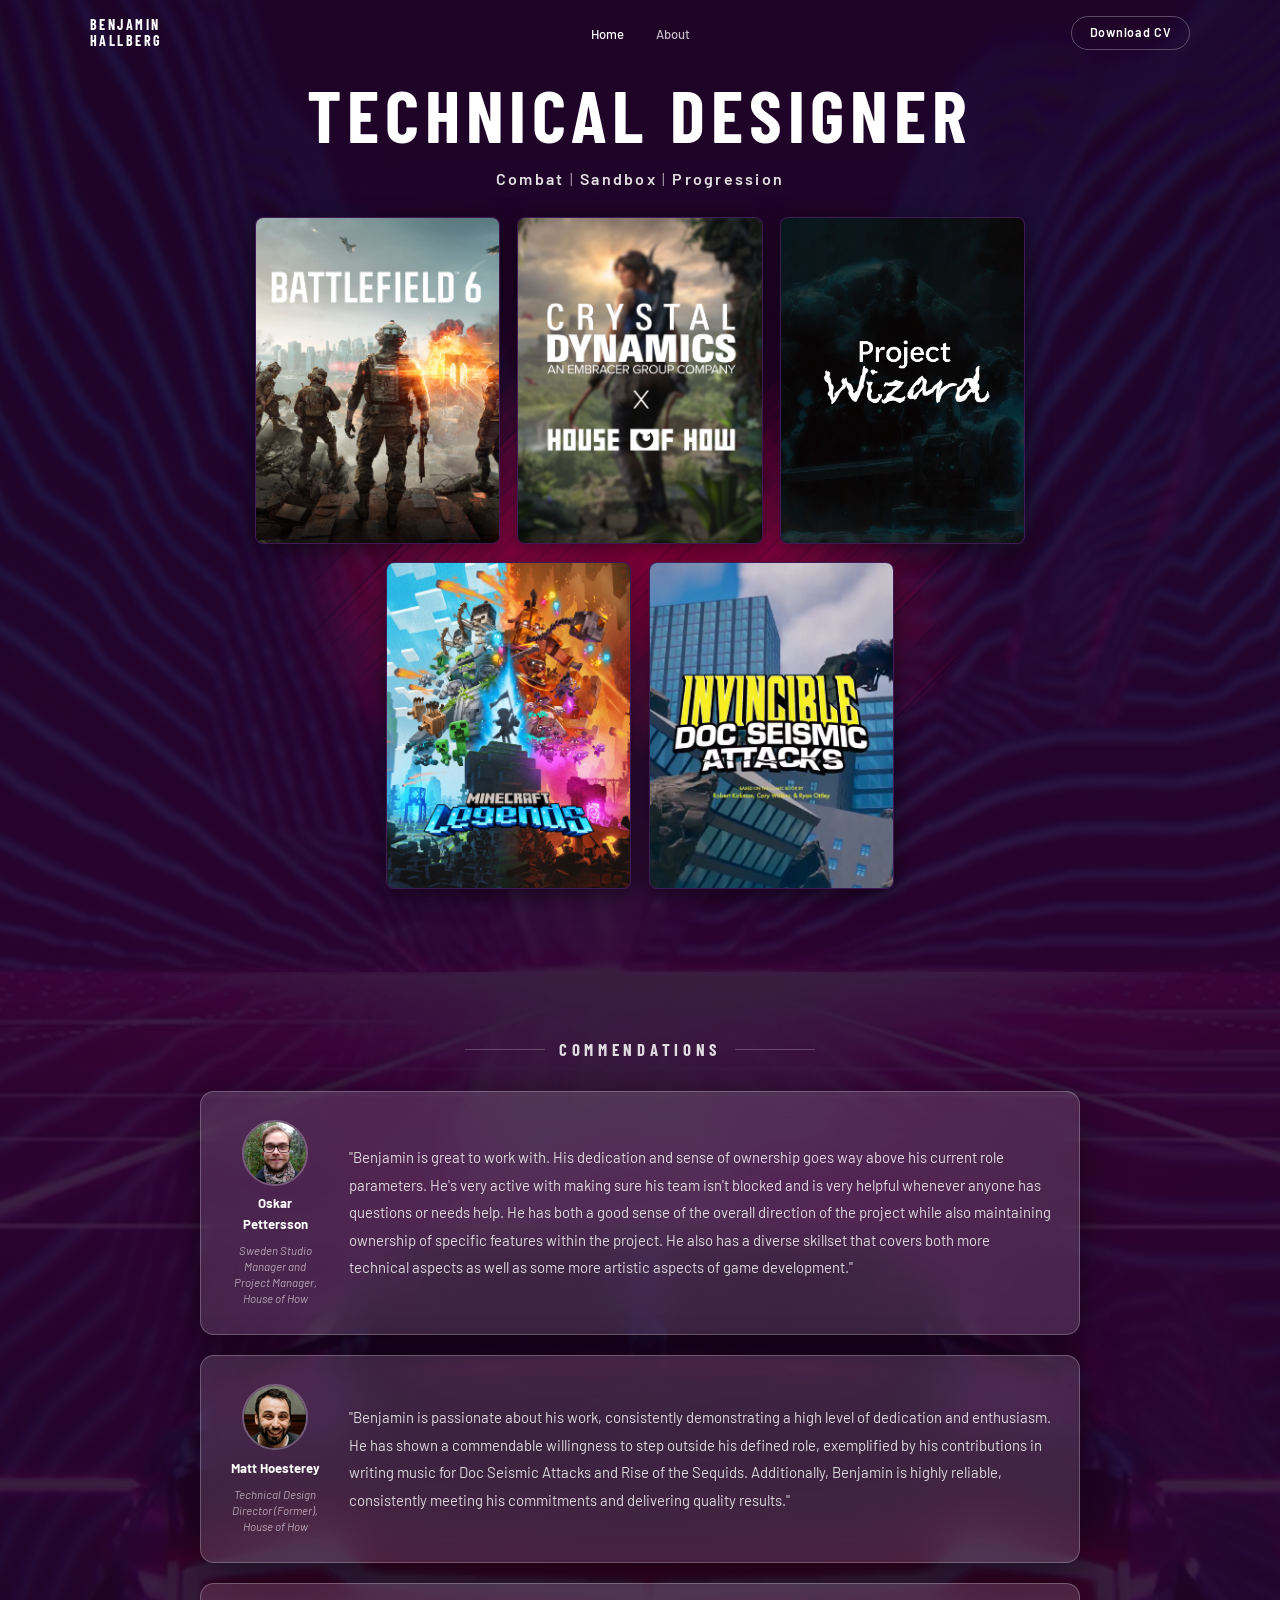
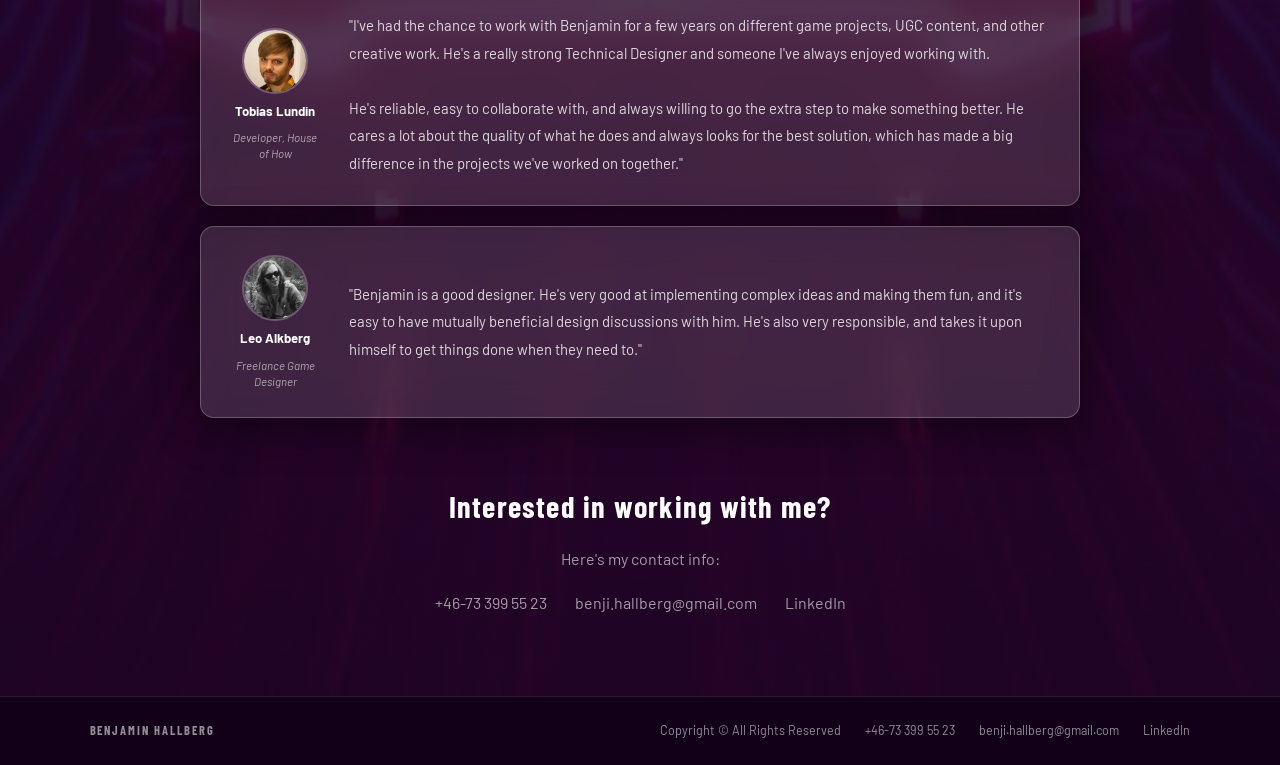
<file: index.html>
<!DOCTYPE html>
<html lang="en">
<head>
  <meta charset="UTF-8" />
  <meta name="viewport" content="width=device-width, initial-scale=1.0" />
  <title>Benjamin Hallberg - Technical Designer</title>
  <link rel="preconnect" href="https://fonts.googleapis.com">
  <link rel="preconnect" href="https://fonts.gstatic.com" crossorigin>
  <link href="https://fonts.googleapis.com/css2?family=Barlow:ital,wght@0,300;0,400;0,500;0,600;0,700;1,400&family=Barlow+Condensed:wght@400;500;600;700&display=swap" rel="stylesheet">
  <link rel="stylesheet" href="css/style.css" />
</head>
<body class="home-bg">

  <div class="top-half-wrapper">

  <!-- ─── NAVIGATION ──────────────────────────────────────────── -->
  <nav class="navbar" id="navbar">
    <a class="nav-logo" href="index.html">
      <span>Benjamin</span>
      <span>Hallberg</span>
    </a>
    <ul class="nav-links">
      <li><a href="index.html"       class="nav-link active">Home</a></li>
      <li><a href="pages/about.html" class="nav-link">About</a></li>
    </ul>
    <a href="assets/BenjaminHallbergTechnicalDesigner_CV.pdf"
       class="nav-cv" target="_blank" rel="noopener noreferrer">Download CV</a>
  </nav>

  <!-- ─── HERO ────────────────────────────────────────────────── -->
  <section class="hero-section">
    <div class="hero-inner">
      <h1 class="hero-title">Technical Designer</h1>
      <p class="hero-subtitle">
        <strong>Combat</strong> | <strong>Sandbox</strong> | <strong>Progression</strong>
      </p>
    </div>
  </section>

  <!-- ─── PROJECTS SECTION ────────────────────────────────────── -->
  <section class="projects-section">

    <div class="project-grid-wrapper">

      <!-- Row 1: Three image cards -->
      <div class="project-grid-row project-grid-row--3">

        <a href="#" class="project-card reveal" data-description="I worked on many of the experiences featured in the below trailer." data-trailer="https://youtu.be/EnWqvWWV1dc">
          <img class="card-cover" src="assets/images/Battlefield_6_png.png" alt="Battlefield 6">
          <div class="card-overlay">
            <p class="card-company"><em>Ripple Effect/EA &amp; House of How</em></p>
            <h3 class="card-title">Battlefield 6</h3>
            <p class="card-roles">Level Design<br>Technical Design</p>
            <p class="card-tag">Battlefield 6 Portal</p>
          </div>
        </a>

        <a href="#" class="project-card reveal reveal-d1" data-description="I wrote design and animation specs and worked on combat and animation implementation.">
          <img class="card-cover" src="assets/images/CDxHoHAlt_png.png" alt="Crystal Dynamics × House of How">
          <div class="card-overlay">
            <p class="card-company"><em>Crystal Dynamics &amp; House of How</em></p>
            <h3 class="card-title">Unannounced<br>AAA Project</h3>
            <p class="card-roles">Combat Design<br>Technical Design</p>
            <div class="card-engine">
              <img src="assets/images/unreal.png" alt="Unreal Engine">
            </div>
          </div>
        </a>

        <a href="#" class="project-card reveal reveal-d2" data-description="I led combat design on a large team, working iteratively and with effective task tracking.">
          <img class="card-cover" src="assets/images/wizard_png.png" alt="Project Wizard">
          <div class="card-overlay">
            <p class="card-company"><em>House of How</em></p>
            <h3 class="card-title">Project Wizard</h3>
            <p class="card-roles">Combat Lead<br>Technical Design</p>
            <div class="card-engine">
              <img src="assets/images/unreal.png" alt="Unreal Engine">
            </div>
          </div>
        </a>

      </div>

      <!-- Row 2: Two image cards -->
      <div class="project-grid-row project-grid-row--2">

        <a href="#" class="project-card reveal" data-description="I worked on 3 DLCs - Ichorous Grove, Endless Hordes &amp; Magic Carpet." data-trailer="https://youtu.be/Bpt6ALcrWJs">
          <img class="card-cover" src="assets/images/MinecraftLegends.png" alt="Minecraft Legends">
          <div class="card-overlay">
            <p class="card-company"><em>Mojang &amp; House of How</em></p>
            <h3 class="card-title">Minecraft Legends<br>DLC</h3>
            <p class="card-roles">Technical Design</p>
            <p class="card-tag">In-house engine</p>
          </div>
        </a>

        <a href="#" class="project-card reveal reveal-d1" data-description="I led a large team, working iteratively in accordance with client needs and with effective task tracking." data-trailer="https://youtu.be/Q-aXSqCxKfU">
          <img class="card-cover" src="assets/images/invincible.png" alt="Invincible: Doc Seismic Attacks">
          <div class="card-overlay">
            <p class="card-company"><em>Skybound Games &amp; House of How</em></p>
            <h3 class="card-title">Invincible: Doc<br>Seismic Attacks</h3>
            <p class="card-roles">Sweden Lead<br>Technical Design</p>
            <p class="card-tag">UEFN</p>
          </div>
        </a>

      </div>

    </div>

  </section>

  </div><!-- /.top-half-wrapper -->

  <!-- ─── COMMENDATIONS ────────────────────────────────────────── -->
  <section class="commendations-section">
    <div class="commendations-inner">

      <div class="section-divider">
        <span class="section-divider__line"></span>
        <span class="section-divider__label">Commendations</span>
        <span class="section-divider__line"></span>
      </div>

      <article class="commendation-item reveal">
        <div class="commendation-aside">
          <div class="commendation-avatar"><img src="assets/images/oskar.jpg" alt="Oskar Pettersson"></div>
          <p class="commendation-name">Oskar Pettersson</p>
          <p class="commendation-role"><em>Sweden Studio Manager and Project Manager, House of How</em></p>
        </div>
        <p class="commendation-quote">"Benjamin is great to work with. His dedication and sense of ownership goes way above his current role parameters. He's very active with making sure his team isn't blocked and is very helpful whenever anyone has questions or needs help. He has both a good sense of the overall direction of the project while also maintaining ownership of specific features within the project. He also has a diverse skillset that covers both more technical aspects as well as some more artistic aspects of game development."</p>
      </article>

      <article class="commendation-item reveal reveal-d1">
        <div class="commendation-aside">
          <div class="commendation-avatar"><img src="assets/images/matt.jpg" alt="Matt Hoesterey"></div>
          <p class="commendation-name">Matt Hoesterey</p>
          <p class="commendation-role"><em>Technical Design Director (Former), House of How</em></p>
        </div>
        <p class="commendation-quote">"Benjamin is passionate about his work, consistently demonstrating a high level of dedication and enthusiasm. He has shown a commendable willingness to step outside his defined role, exemplified by his contributions in writing music for Doc Seismic Attacks and Rise of the Sequids. Additionally, Benjamin is highly reliable, consistently meeting his commitments and delivering quality results."</p>
      </article>

      <article class="commendation-item reveal reveal-d2">
        <div class="commendation-aside">
          <div class="commendation-avatar"><img src="assets/images/tobias.jpg" alt="Tobias Lundin"></div>
          <p class="commendation-name">Tobias Lundin</p>
          <p class="commendation-role"><em>Developer, House of How</em></p>
        </div>
        <p class="commendation-quote">"I've had the chance to work with Benjamin for a few years on different game projects, UGC content, and other creative work. He's a really strong Technical Designer and someone I've always enjoyed working with.<br><br>He's reliable, easy to collaborate with, and always willing to go the extra step to make something better. He cares a lot about the quality of what he does and always looks for the best solution, which has made a big difference in the projects we've worked on together."</p>
      </article>

      <article class="commendation-item reveal reveal-d3">
        <div class="commendation-aside">
          <div class="commendation-avatar"><img src="assets/images/leo.jpg" alt="Leo Alkberg"></div>
          <p class="commendation-name">Leo Alkberg</p>
          <p class="commendation-role"><em>Freelance Game Designer</em></p>
        </div>
        <p class="commendation-quote">"Benjamin is a good designer. He's very good at implementing complex ideas and making them fun, and it's easy to have mutually beneficial design discussions with him. He's also very responsible, and takes it upon himself to get things done when they need to."</p>
      </article>

      <!-- Contact -->
      <div class="contact-row reveal">
        <p class="contact-heading">Interested in working with me?</p>
        <p class="contact-sub">Here's my contact info:</p>
        <div class="contact-links">
          <a href="tel:+46733995523">+46-73 399 55 23</a>
          <a href="mailto:benji.hallberg@gmail.com">benji.hallberg@gmail.com</a>
          <a href="https://www.linkedin.com/in/benjaminhallberg/" target="_blank" rel="noopener noreferrer">LinkedIn</a>
        </div>
      </div>

    </div>
  </section>

  <!-- ─── FOOTER ───────────────────────────────────────────────── -->
  <footer class="footer">
    <div class="footer-inner">
      <span class="footer-name">Benjamin Hallberg</span>
      <div class="footer-info">
        <span>Copyright &copy; All Rights Reserved</span>
        <a href="tel:+46733995523">+46-73 399 55 23</a>
        <a href="mailto:benji.hallberg@gmail.com">benji.hallberg@gmail.com</a>
        <a href="https://www.linkedin.com/in/benjaminhallberg/" target="_blank" rel="noopener noreferrer">LinkedIn</a>
      </div>
    </div>
  </footer>

  <!-- ─── PROJECT MODAL ──────────────────────────────────────── -->
  <div class="modal-overlay" id="modalOverlay" role="dialog" aria-modal="true" aria-labelledby="modalTitle">
    <div class="modal-panel" id="modalPanel">
      <button class="modal-close" id="modalClose" aria-label="Close">&#x2715;</button>
      <p class="modal-company" id="modalCompany"></p>
      <h2 class="modal-title" id="modalTitle"></h2>
      <p class="modal-roles" id="modalRoles"></p>
      <div class="modal-badge" id="modalBadge"></div>
      <div class="modal-divider" id="modalDivider"></div>
      <p class="modal-description" id="modalDescription"></p>
      <a class="modal-trailer" id="modalTrailer" target="_blank" rel="noopener noreferrer">&#9654; Watch Trailer</a>
    </div>
  </div>

  <script src="js/main.js"></script>
</body>
</html>
</file>
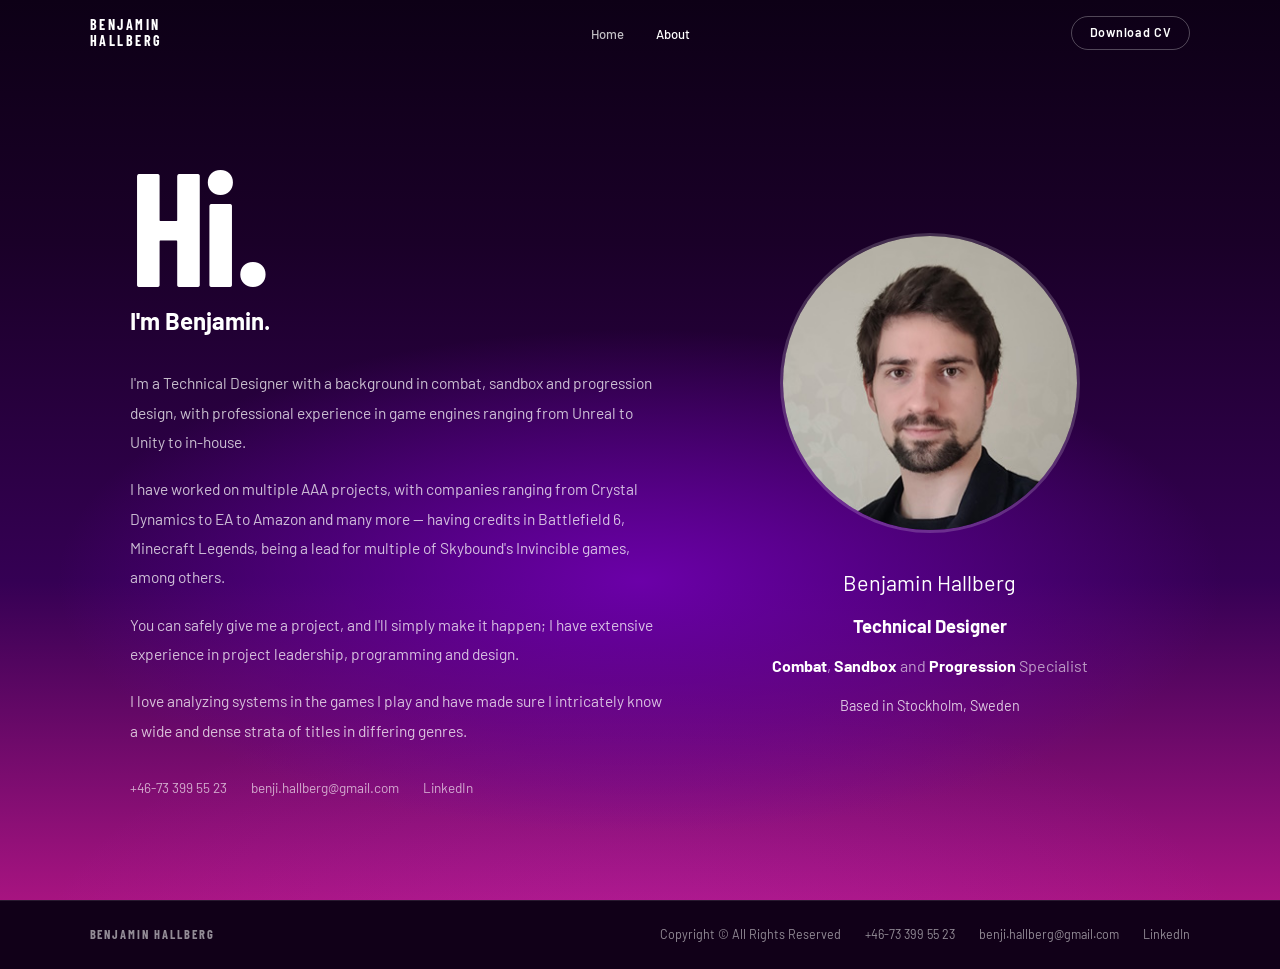
<file: pages/about.html>
<!DOCTYPE html>
<html lang="en">
<head>
  <meta charset="UTF-8" />
  <meta name="viewport" content="width=device-width, initial-scale=1.0" />
  <title>About - Benjamin Hallberg</title>
  <link rel="preconnect" href="https://fonts.googleapis.com">
  <link rel="preconnect" href="https://fonts.gstatic.com" crossorigin>
  <link href="https://fonts.googleapis.com/css2?family=Barlow:ital,wght@0,300;0,400;0,500;0,600;0,700;1,400&family=Barlow+Condensed:wght@400;500;600;700&display=swap" rel="stylesheet">
  <link rel="stylesheet" href="../css/style.css" />
</head>
<body class="about-page">

  <!-- â”€â”€â”€ NAVIGATION â”€â”€â”€â”€â”€â”€â”€â”€â”€â”€â”€â”€â”€â”€â”€â”€â”€â”€â”€â”€â”€â”€â”€â”€â”€â”€â”€â”€â”€â”€â”€â”€â”€â”€â”€â”€â”€â”€â”€â”€â”€â”€â”€â”€ -->
  <nav class="navbar" id="navbar">
    <a class="nav-logo" href="../index.html">
      <span>Benjamin</span>
      <span>Hallberg</span>
    </a>
    <ul class="nav-links">
      <li><a href="../index.html" class="nav-link">Home</a></li>
      <li><a href="about.html"    class="nav-link active">About</a></li>
    </ul>
    <a href="../assets/BenjaminHallbergTechnicalDesigner_CV.pdf"
       class="nav-cv" target="_blank" rel="noopener noreferrer">Download CV</a>
  </nav>

  <!-- â”€â”€â”€ ABOUT INTRO â€” two column â”€â”€â”€â”€â”€â”€â”€â”€â”€â”€â”€â”€â”€â”€â”€â”€â”€â”€â”€â”€â”€â”€â”€â”€â”€â”€â”€â”€â”€â”€ -->
  <section class="about-intro">

    <!-- Left: text block -->
    <div class="about-left">
      <h1 class="about-hi reveal">Hi.</h1>
      <p class="about-iam reveal reveal-d1">I'm Benjamin.</p>

      <div class="about-body">
        <p class="reveal reveal-d2">
          I'm a Technical Designer with a background in combat, sandbox and progression design,
          with professional experience in game engines ranging from Unreal to Unity to in-house.
        </p>
        <p class="reveal reveal-d2">
          I have worked on multiple AAA projects, with companies ranging from Crystal Dynamics
          to EA to Amazon and many more &mdash; having credits in Battlefield 6, Minecraft Legends,
          being a lead for multiple of Skybound's Invincible games, among others.
        </p>
        <p class="reveal reveal-d3">
          You can safely give me a project, and I'll simply make it happen; I have extensive
          experience in project leadership, programming and design.
        </p>
        <p class="reveal reveal-d3">
          I love analyzing systems in the games I play and have made sure I intricately know
          a wide and dense strata of titles in differing genres.
        </p>
      </div>

      <div class="about-contact-info reveal reveal-d3">
        <a href="tel:+46733995523">+46-73 399 55 23</a>
        <a href="mailto:benji.hallberg@gmail.com">benji.hallberg@gmail.com</a>
        <a href="https://www.linkedin.com/in/benjaminhallberg/" target="_blank" rel="noopener noreferrer">LinkedIn</a>
      </div>
    </div>

    <!-- Right: profile card -->
    <div class="about-right reveal reveal-d1">
      <div class="profile-card">
        <div class="profile-card__photo">
          <img src="../assets/images/benji.jpg" alt="Benjamin Hallberg">
        </div>
        <p class="profile-card__name">Benjamin Hallberg</p>
        <p class="profile-card__title">Technical Designer</p>
        <p class="profile-card__spec">
          <strong>Combat</strong>, <strong>Sandbox</strong> and
          <strong>Progression</strong> Specialist
        </p>
        <p class="profile-card__location">Based in Stockholm, Sweden</p>
      </div>
    </div>

  </section>

  <!-- â”€â”€â”€ FOOTER â”€â”€â”€â”€â”€â”€â”€â”€â”€â”€â”€â”€â”€â”€â”€â”€â”€â”€â”€â”€â”€â”€â”€â”€â”€â”€â”€â”€â”€â”€â”€â”€â”€â”€â”€â”€â”€â”€â”€â”€â”€â”€â”€â”€â”€â”€â”€â”€â”€ -->
  <footer class="footer">
    <div class="footer-inner">
      <span class="footer-name">Benjamin Hallberg</span>
      <div class="footer-info">
        <span>Copyright &copy; All Rights Reserved</span>
        <a href="tel:+46733995523">+46-73 399 55 23</a>
        <a href="mailto:benji.hallberg@gmail.com">benji.hallberg@gmail.com</a>
        <a href="https://www.linkedin.com/in/benjaminhallberg/" target="_blank" rel="noopener noreferrer">LinkedIn</a>
      </div>
    </div>
  </footer>

  <script src="../js/main.js"></script>
</body>
</html>
</file>
<file: css/style.css>
/* ================================================================
   BENJAMIN HALLBERG — PORTFOLIO STYLESHEET
   ================================================================ */

/* ─── VARIABLES ─────────────────────────────────────────────── */
:root {
  --bg:            #110018;
  --bg-mid:        #200030;
  --bg-card:       #2a0042;
  --text:          #ffffff;
  --text-dim:      rgba(255,255,255,0.60);
  --text-muted:    rgba(255,255,255,0.35);
  --border:        rgba(255,255,255,0.10);
  --border-hover:  rgba(255,255,255,0.28);
  --tag-bg:        rgba(255,255,255,0.09);
  --tag-border:    rgba(255,255,255,0.18);
  --tag-text:      rgba(255,255,255,0.55);
  --accent:        #e040fb;
  --nav-h:         66px;
  --pad-x:         clamp(1.5rem, 7vw, 8rem);
  --ease:          cubic-bezier(0.16, 1, 0.3, 1);
  --font-d:        'Barlow Condensed', system-ui, sans-serif;
  --font-b:        'Barlow', system-ui, sans-serif;
}

/* ─── RESET ─────────────────────────────────────────────────── */
*, *::before, *::after { box-sizing: border-box; margin: 0; padding: 0; }
html { scroll-behavior: smooth; }
body {
  font-family: var(--font-b);
  line-height: 1.6;
  background: var(--bg);
  color: var(--text);
  -webkit-font-smoothing: antialiased;
}

/* Full-page synthwave background for home */
.home-bg {
  background: #070010;
}

/* ─── SECTION BACKGROUNDS ───────────────────────────────── */
/* Top image: anchored bottom so the cut edge sits at the section boundary */
.top-half-wrapper {
  background:
    linear-gradient(rgba(82,11,84,0.32), rgba(82,11,84,0.32)),
    linear-gradient(rgba(5,0,16,0.84), rgba(5,0,16,0.84)),
    url(../assets/images/Azimuth_verticalbg_top.png) center bottom / cover no-repeat;
}
a { text-decoration: none; color: inherit; }
img { max-width: 100%; display: block; }
ul { list-style: none; }

/* ─── SCROLL REVEAL ──────────────────────────────────────────── */
.reveal {
  opacity: 0;
  transform: translateY(22px);
  transition: opacity 0.6s var(--ease), transform 0.6s var(--ease);
}
.reveal.visible { opacity: 1; transform: none; }
.reveal-d1 { transition-delay: 0.08s; }
.reveal-d2 { transition-delay: 0.16s; }
.reveal-d3 { transition-delay: 0.24s; }

/* ─── TAGS / PILLS ───────────────────────────────────────────── */
.tags { display: flex; flex-wrap: wrap; gap: 0.35rem; }
.tag {
  font-size: 0.7rem;
  font-weight: 600;
  letter-spacing: 0.08em;
  text-transform: uppercase;
  padding: 0.2rem 0.6rem;
  background: var(--tag-bg);
  border: 1px solid var(--tag-border);
  border-radius: 99px;
  color: var(--tag-text);
}

/* ─── ENGINE PILL (logo + text) ─────────────────────────────── */
.engine-pill {
  display: inline-flex;
  align-items: center;
  gap: 0.45rem;
  padding: 0.3rem 0.8rem 0.3rem 0.5rem;
  background: rgba(255,255,255,0.08);
  border: 1px solid rgba(255,255,255,0.18);
  border-radius: 99px;
  font-size: 0.7rem;
  font-weight: 700;
  letter-spacing: 0.12em;
  text-transform: uppercase;
  color: rgba(255,255,255,0.7);
}
.engine-pill img { height: 16px; width: auto; }

/* ─── SECTION DIVIDER  — TITLE — ─────────────────────────────── */
.section-divider {
  display: flex;
  align-items: center;
  justify-content: center;
  gap: 0.85rem;
  margin: 1.5rem 0 1.75rem;
}
.section-divider__line {
  flex: 1;
  max-width: 80px;
  height: 1px;
  background: rgba(255,255,255,0.22);
}
.section-divider__label {
  font-family: var(--font-d);
  font-size: 1.05rem;
  font-weight: 700;
  letter-spacing: 0.28em;
  text-transform: uppercase;
  color: rgba(255,255,255,0.85);
}

/* ─── BUTTONS ────────────────────────────────────────────────── */
.btn {
  display: inline-flex;
  align-items: center;
  gap: 0.4rem;
  padding: 0.55rem 1.3rem;
  font-family: var(--font-b);
  font-size: 0.78rem;
  font-weight: 700;
  letter-spacing: 0.1em;
  text-transform: uppercase;
  border-radius: 99px;
  transition: all 0.2s;
  cursor: pointer;
  border: none;
}
.btn--pill-outline {
  background: transparent;
  border: 1px solid rgba(255,255,255,0.30);
  color: var(--text);
}
.btn--pill-outline:hover {
  background: rgba(255,255,255,0.06);
  border-color: rgba(255,255,255,0.65);
}
.btn--pill-solid {
  background: var(--text);
  border: 1px solid var(--text);
  color: var(--bg);
}
.btn--pill-solid:hover { background: #ddd; border-color: #ddd; }

/* ─── NAVBAR ─────────────────────────────────────────────────── */
.navbar {
  position: fixed;
  inset: 0 0 auto;
  height: var(--nav-h);
  display: flex;
  align-items: center;
  padding: 0 var(--pad-x);
  z-index: 900;
  transition: background 0.35s, box-shadow 0.35s;
}
.navbar.scrolled {
  background: rgba(17,0,24,0.92);
  backdrop-filter: blur(18px);
  -webkit-backdrop-filter: blur(18px);
  box-shadow: 0 1px 0 var(--border);
}

/* Nav layout: logo left, links center, cv right */
.nav-logo {
  font-family: var(--font-d);
  font-size: 0.88rem;
  font-weight: 700;
  letter-spacing: 0.18em;
  text-transform: uppercase;
  color: var(--text);
  line-height: 1.15;
  flex-shrink: 0;
}
.nav-logo span { display: block; }

.nav-links {
  display: flex;
  align-items: center;
  gap: 2rem;
  position: absolute;
  left: 50%;
  transform: translateX(-50%);
}
.nav-link {
  font-size: 0.82rem;
  font-weight: 500;
  color: rgba(255,255,255,0.75);
  transition: color 0.2s;
}
.nav-link:hover, .nav-link.active { color: var(--text); }

.nav-cv {
  margin-left: auto;
  padding: 0.35rem 1.1rem;
  border: 1px solid rgba(255,255,255,0.28);
  border-radius: 99px;
  font-size: 0.78rem;
  font-weight: 600;
  letter-spacing: 0.06em;
  color: var(--text);
  transition: all 0.2s;
}
.nav-cv:hover { background: rgba(255,255,255,0.07); border-color: rgba(255,255,255,0.6); }

/* ═══════════════════════════════════════════════════════════════
   HOME — HERO
═══════════════════════════════════════════════════════════════ */
.hero-section {
  display: flex;
  flex-direction: column;
  align-items: center;
  justify-content: center;
  text-align: center;
  padding: calc(var(--nav-h) + 0.75rem) var(--pad-x) 0.75rem;
  position: relative;
}
.hero-inner {
  width: 100%;
  max-width: 790px;
  margin: 0 auto;
  container-type: inline-size;
}
.hero-title {
  font-family: var(--font-d);
  font-size: 9.3cqw;
  font-weight: 700;
  letter-spacing: 0.08em;
  text-transform: uppercase;
  line-height: 1;
  color: var(--text);
  margin-bottom: 0.9rem;
  white-space: nowrap;
}
.hero-subtitle {
  font-size: clamp(0.82rem, 1.6vw, 1rem);
  font-weight: 400;
  letter-spacing: 0.14em;
  color: rgba(255,255,255,0.60);
}
.hero-subtitle strong {
  color: rgba(255,255,255,0.88);
  font-weight: 600;
}

/* ═══════════════════════════════════════════════════════════════
   HOME — PROJECTS SECTION
═══════════════════════════════════════════════════════════════ */
.projects-section {
  position: relative;
  padding: 0.25rem var(--pad-x) 3.5rem;
  background: url(../assets/images/Azimuth_blockbg_feathered.png) center center / min(68%, 1175px) auto no-repeat;
}

.project-grid-wrapper {
  position: relative;
  max-width: 790px;
  margin: 0 auto;
  border-radius: 12px;
  padding: 0.6rem;
}

/* Asymmetric grid: [img | info-card | img] then [img | img] */
.project-grid-row {
  display: grid;
  gap: 1.1rem;
  margin-bottom: 1.1rem;
}
.project-grid-row--3 { grid-template-columns: repeat(3, 1fr); }
.project-grid-row--2 {
  display: flex;
  justify-content: center;
  gap: 1.1rem;
}
.project-grid-row--2 .project-card {
  flex: 0 0 calc((100% - 2 * 1.1rem) / 3);
}

/* Image-only card */
.project-card {
  position: relative;
  border-radius: 8px;
  overflow: hidden;
  cursor: pointer;
  background: var(--bg-card);
  border: 1px solid var(--border);
  aspect-ratio: 3 / 4;
  box-shadow: 0 6px 24px rgba(0,0,0,0.50);
  transition: border-color 0.3s, transform 0.35s var(--ease), box-shadow 0.35s var(--ease);
}
.project-card:hover {
  border-color: var(--border-hover);
  transform: translateY(-3px);
  box-shadow: 0 12px 36px rgba(0,0,0,0.65);
}
.project-card .card-cover {
  position: absolute;
  inset: 0;
  width: 100%;
  height: 100%;
  object-fit: cover;
  transition: transform 0.5s var(--ease);
}

/* ─── PROJECT CARD HOVER OVERLAY ─────────────────────────── */
.card-overlay {
  position: absolute;
  inset: 0;
  z-index: 2;
  display: flex;
  flex-direction: column;
  align-items: center;
  justify-content: center;
  text-align: center;
  padding: 1rem 1.1rem;
  gap: 0.3rem;
  background: linear-gradient(to bottom, #0e1045, #5018a8);
  opacity: 0;
  transition: opacity 0.3s var(--ease);
}
.project-card:hover .card-overlay { opacity: 1; }
.card-company {
  font-size: 0.88rem;
  font-style: italic;
  color: rgba(255,255,255,0.95);
  line-height: 1.4;
}
.card-title {
  font-family: var(--font-d);
  font-size: 1.75rem;
  font-weight: 700;
  color: #fff;
  line-height: 1.15;
  margin: 0.2rem 0;
  text-shadow: 0 1px 8px rgba(0,0,0,0.5);
}
.card-roles {
  font-size: 0.92rem;
  font-weight: 500;
  color: rgba(255,255,255,0.95);
  line-height: 1.65;
}
.card-tag {
  font-size: 1.05rem;
  font-weight: 700;
  color: #fff;
  margin-top: 0.25rem;
  letter-spacing: 0.04em;
}
.card-engine {
  display: inline-flex;
  align-items: center;
  gap: 0.45rem;
  margin-top: 0.1rem;
}
.card-engine img {
  height: 58px;
  width: auto;
  position: static;
  inset: auto;
  object-fit: initial;
  transition: none;
}
.card-engine span {
  font-size: 0.72rem;
  font-weight: 700;
  letter-spacing: 0.1em;
  text-transform: uppercase;
  color: #fff;
}

/* Info card (dark filled, no hero image) */
.project-info-card {
  border-radius: 8px;
  overflow: hidden;
  cursor: pointer;
  background: #3d0050;
  border: 1px solid rgba(255,255,255,0.12);
  aspect-ratio: 1;
  display: flex;
  flex-direction: column;
  justify-content: flex-end;
  padding: 1.5rem 1.35rem;
  gap: 0.6rem;
  transition: border-color 0.3s, transform 0.35s var(--ease);
}
.project-info-card:hover {
  border-color: rgba(255,255,255,0.30);
  transform: translateY(-3px);
}
.project-info-card__company {
  font-size: 0.72rem;
  font-style: italic;
  color: var(--text-dim);
  line-height: 1.4;
}
.project-info-card__title {
  font-family: var(--font-d);
  font-size: clamp(1.1rem, 2.2vw, 1.6rem);
  font-weight: 700;
  color: var(--text);
  line-height: 1.15;
}
.project-info-card__roles {
  font-size: 0.72rem;
  font-weight: 400;
  color: var(--text-dim);
  line-height: 1.55;
}



/* ═══════════════════════════════════════════════════════════════
   HOME — COMMENDATIONS SECTION
═══════════════════════════════════════════════════════════════ */
/* Bottom image: anchored top so the cut edge sits at the section boundary */
.commendations-section {
  padding: 2.5rem var(--pad-x) 5rem;
  background:
    linear-gradient(rgba(82,11,84,0.32), rgba(82,11,84,0.32)),
    linear-gradient(rgba(5,0,16,0.84), rgba(5,0,16,0.84)),
    url(../assets/images/Azimuth_verticalbg_bottom.png) center top / cover no-repeat;
}
.commendations-inner {
  max-width: 880px;
  margin: 0 auto;
}
.commendation-item {
  display: flex;
  gap: 1.75rem;
  align-items: center;
  background: rgba(255,255,255,0.13);
  border: 1px solid rgba(255,255,255,0.24);
  border-radius: 14px;
  padding: 1.75rem;
  margin-bottom: 1.25rem;
  backdrop-filter: blur(18px);
  -webkit-backdrop-filter: blur(18px);
  box-shadow: 0 8px 40px rgba(0,0,0,0.50);
}
.commendation-item:last-child { margin-bottom: 0; }
.commendation-aside {
  flex-shrink: 0;
  display: flex;
  flex-direction: column;
  align-items: center;
  text-align: center;
  width: 92px;
  gap: 0.45rem;
}
.commendation-avatar {
  flex-shrink: 0;
  width: 66px;
  height: 66px;
  border-radius: 50%;
  overflow: hidden;
  border: 2px solid rgba(255,255,255,0.25);
}
.commendation-avatar img {
  width: 100%;
  height: 100%;
  object-fit: cover;
}
.commendation-quote {
  font-size: 0.93rem;
  line-height: 1.85;
  color: rgba(255,255,255,0.82);
  text-align: left;
}
.commendation-name {
  font-weight: 700;
  font-size: 0.82rem;
  color: var(--text);
}
.commendation-role {
  font-style: italic;
  font-size: 0.72rem;
  color: var(--text-dim);
  line-height: 1.4;
}

/* ─── CONTACT ROW ────────────────────────────────────────────── */
.contact-row {
  margin-top: 4rem;
  display: flex;
  flex-direction: column;
  align-items: center;
  gap: 0.85rem;
}
.contact-heading {
  font-family: var(--font-d);
  font-size: 1.9rem;
  font-weight: 700;
  letter-spacing: 0.04em;
  color: var(--text);
  text-align: center;
  margin-bottom: 0.1rem;
}
.contact-sub { font-size: 1rem; color: var(--text-dim); margin-bottom: 0.35rem; }
.contact-links {
  display: flex;
  gap: 1.75rem;
  font-size: 1rem;
  color: rgba(255,255,255,0.6);
}
.contact-links a:hover { color: var(--text); }

/* ═══════════════════════════════════════════════════════════════
   FOOTER
═══════════════════════════════════════════════════════════════ */
.footer {
  background: #110018;
  border-top: 1px solid rgba(255,255,255,0.10);
  padding: 1.5rem var(--pad-x);
}
.footer-inner {
  display: flex;
  justify-content: space-between;
  align-items: center;
  flex-wrap: wrap;
  gap: 0.5rem;
  max-width: 1200px;
  margin: 0 auto;
  font-size: 0.78rem;
  color: rgba(255,255,255,0.55);
}
.footer-name {
  font-family: var(--font-d);
  font-weight: 700;
  letter-spacing: 0.15em;
  text-transform: uppercase;
}
.footer-info {
  display: flex;
  gap: 1.5rem;
  flex-wrap: wrap;
}
.footer-info a:hover { color: rgba(255,255,255,0.9); }

/* ═══════════════════════════════════════════════════════════════
   ABOUT PAGE
═══════════════════════════════════════════════════════════════ */

/* Full-page synthwave background for about */
.about-page {
  background:
    radial-gradient(ellipse 70% 40% at 50% 60%, #6b00a8 0%, transparent 65%),
    radial-gradient(ellipse 80% 50% at 50% 100%, #e040fb28 0%, transparent 60%),
    linear-gradient(180deg, #0d0016 0%, #1a0028 25%, #350054 60%, #c0188a 100%);
}

/* Intro section: two columns */
.about-intro {
  min-height: 100vh;
  display: grid;
  grid-template-columns: 55fr 45fr;
  align-items: center;
  gap: 2.5rem;
  padding: calc(var(--nav-h) + 4rem) var(--pad-x) 5rem;
  max-width: 1200px;
  margin-left: auto;
  margin-right: auto;
}

.about-left {}

.about-hi {
  font-family: var(--font-d);
  font-size: clamp(5rem, 14vw, 10rem);
  font-weight: 700;
  letter-spacing: -0.02em;
  line-height: 0.9;
  color: var(--text);
  margin-bottom: 0.4rem;
}

.about-iam {
  font-size: clamp(1.1rem, 2.5vw, 1.5rem);
  font-weight: 700;
  color: var(--text);
  margin-bottom: 1.75rem;
}

.about-body p {
  font-size: 0.97rem;
  line-height: 1.9;
  color: rgba(255,255,255,0.75);
  margin-bottom: 1.1rem;
}
.about-body p:last-child { margin-bottom: 0; }

.about-contact-info {
  margin-top: 2rem;
  display: flex;
  gap: 1.5rem;
  font-size: 0.85rem;
  color: rgba(255,255,255,0.65);
}
.about-contact-info a:hover { color: var(--text); }

/* Right column: profile card */
.about-right {
  display: flex;
  justify-content: center;
  align-items: flex-start;
}
.profile-card {
  text-align: center;
  display: flex;
  flex-direction: column;
  align-items: center;
  gap: 0.75rem;
}
.profile-card__photo {
  width: 300px;
  height: 300px;
  border-radius: 50%;
  overflow: hidden;
  border: 3px solid rgba(255,255,255,0.18);
  margin-bottom: 1.25rem;
}
.profile-card__photo img {
  width: 100%;
  height: 100%;
  object-fit: cover;
}
.profile-card__name {
  font-size: 1.35rem;
  font-weight: 400;
  color: var(--text);
}
.profile-card__title {
  font-size: 1.15rem;
  font-weight: 700;
  color: var(--text);
}
.profile-card__spec {
  font-size: 1rem;
  color: var(--text-dim);
  line-height: 1.6;
}
.profile-card__spec strong { color: var(--text); font-weight: 700; }
.profile-card__location {
  font-size: 0.9rem;
  color: rgba(255,255,255,0.78);
  margin-top: 0.2rem;
}

/* ═══════════════════════════════════════════════════════════════
   PROJECT MODAL
═══════════════════════════════════════════════════════════════ */
.modal-overlay {
  position: fixed;
  inset: 0;
  z-index: 1000;
  background: rgba(17, 0, 28, 0.82);
  display: flex;
  align-items: center;
  justify-content: center;
  padding: 2rem var(--pad-x);
  opacity: 0;
  pointer-events: none;
  transition: opacity 0.3s var(--ease);
  backdrop-filter: blur(6px);
  -webkit-backdrop-filter: blur(6px);
}
.modal-overlay.is-open {
  opacity: 1;
  pointer-events: all;
}
.modal-panel {
  position: relative;
  width: 100%;
  max-width: 520px;
  background: rgba(36, 0, 58, 0.96);
  border: 1px solid rgba(255, 255, 255, 0.18);
  border-radius: 18px;
  padding: 2.5rem;
  box-shadow: 0 28px 80px rgba(0, 0, 0, 0.70);
  backdrop-filter: blur(28px);
  -webkit-backdrop-filter: blur(28px);
  transform: scale(0.95) translateY(18px);
  transition: transform 0.35s var(--ease);
}
.modal-overlay.is-open .modal-panel {
  transform: scale(1) translateY(0);
}
.modal-close {
  position: absolute;
  top: 1rem;
  right: 1.25rem;
  background: none;
  border: none;
  color: rgba(255, 255, 255, 0.45);
  font-size: 1.25rem;
  cursor: pointer;
  line-height: 1;
  padding: 0.25rem;
  transition: color 0.2s;
}
.modal-close:hover { color: #fff; }
.modal-company {
  font-size: 0.80rem;
  font-style: italic;
  color: rgba(255, 255, 255, 0.60);
  margin-bottom: 0.4rem;
}
.modal-title {
  font-family: var(--font-d);
  font-size: 2.6rem;
  font-weight: 700;
  color: #fff;
  line-height: 1.1;
  margin-bottom: 0.85rem;
}
.modal-roles {
  font-size: 0.9rem;
  color: rgba(255, 255, 255, 0.78);
  line-height: 1.9;
  margin-bottom: 0.75rem;
}
.modal-badge { margin-bottom: 1.25rem; }
.modal-badge .card-tag {
  display: inline-block;
  font-size: 1.1rem;
  font-weight: 700;
  letter-spacing: 0.06em;
  color: #fff;
}
.modal-badge .card-engine { margin-top: 0; }
.modal-badge .card-engine img { height: 68px; }
.modal-divider {
  height: 1px;
  background: rgba(255, 255, 255, 0.12);
  margin-bottom: 1.25rem;
}
.modal-description {
  font-size: 0.95rem;
  line-height: 1.85;
  color: rgba(255, 255, 255, 0.72);
}
.modal-trailer {
  display: inline-flex;
  align-items: center;
  gap: 0.35rem;
  margin-top: 1rem;
  font-size: 0.88rem;
  font-weight: 600;
  letter-spacing: 0.03em;
  color: var(--accent);
  text-decoration: none;
  transition: opacity 0.2s;
}
.modal-trailer:hover { opacity: 0.7; }
body.modal-open { overflow: hidden; }

/* ─── RESPONSIVE ─────────────────────────────────────────────── */

/* ── Tablet (≤ 900px) ───────────────────────────────────────── */
@media (max-width: 900px) {
  /* About page */
  .about-intro { grid-template-columns: 1fr; }
  .about-right { justify-content: flex-start; }
}

/* ── Narrow desktop / wide tablet (≤ 800px): scale card overlays ── */
@media (max-width: 800px) {
  .card-overlay { padding: 0.75rem 0.85rem; gap: 0.2rem; }
  .card-title   { font-size: 1.25rem; }
  .card-company { font-size: 0.78rem; }
  .card-roles   { font-size: 0.82rem; }
  .card-tag     { font-size: 0.9rem; margin-top: 0.15rem; }
  .card-engine img { height: 46px; }
}

/* ── Mobile (≤ 600px) ───────────────────────────────────────── */
@media (max-width: 600px) {
  /* Navbar: tighten CV button */
  .nav-links { gap: 1.2rem; }
  .nav-cv { padding: 0.3rem 0.8rem; font-size: 0.72rem; }

  /* Row 1: 2-col grid → [BF6][Crystal] / [===Wizard full-width===] */
  .project-grid-row--3 { grid-template-columns: 1fr 1fr; }
  .project-grid-row--3 .project-card:nth-child(3) {
    grid-column: 1 / -1;
    aspect-ratio: 2 / 1;
  }

  /* Row 2: side-by-side at 50% each → [MC Legends][Invincible] */
  .project-grid-row--2 .project-card {
    flex: 0 0 calc(50% - 0.55rem);
  }

  /* Commendations: stack avatar row above quote */
  .commendation-item {
    flex-direction: column;
    align-items: stretch;
    gap: 1rem;
    padding: 1.25rem;
  }
  .commendation-aside {
    flex-direction: row;
    width: 100%;
    align-items: center;
    text-align: left;
    gap: 0.9rem;
  }
  .commendation-quote { font-size: 0.88rem; }

  /* Contact */
  .contact-links { flex-direction: column; align-items: center; gap: 0.5rem; }

  /* Footer: stack */
  .footer-inner { flex-direction: column; align-items: center; text-align: center; gap: 0.65rem; }
  .footer-info { justify-content: center; gap: 0.5rem 1.25rem; }

  /* Modal */
  .modal-panel { padding: 1.75rem 1.5rem; }
  .modal-title { font-size: 2rem; }

  /* Card overlay: scale down text for smaller cards */
  .card-overlay { padding: 0.7rem 0.8rem; gap: 0.15rem; }
  .card-title   { font-size: 1.2rem; }
  .card-company { font-size: 0.72rem; }
  .card-roles   { font-size: 0.75rem; line-height: 1.45; }
  .card-tag     { font-size: 0.8rem; margin-top: 0.1rem; }
  .card-engine img { height: 40px; }
}
</file>
